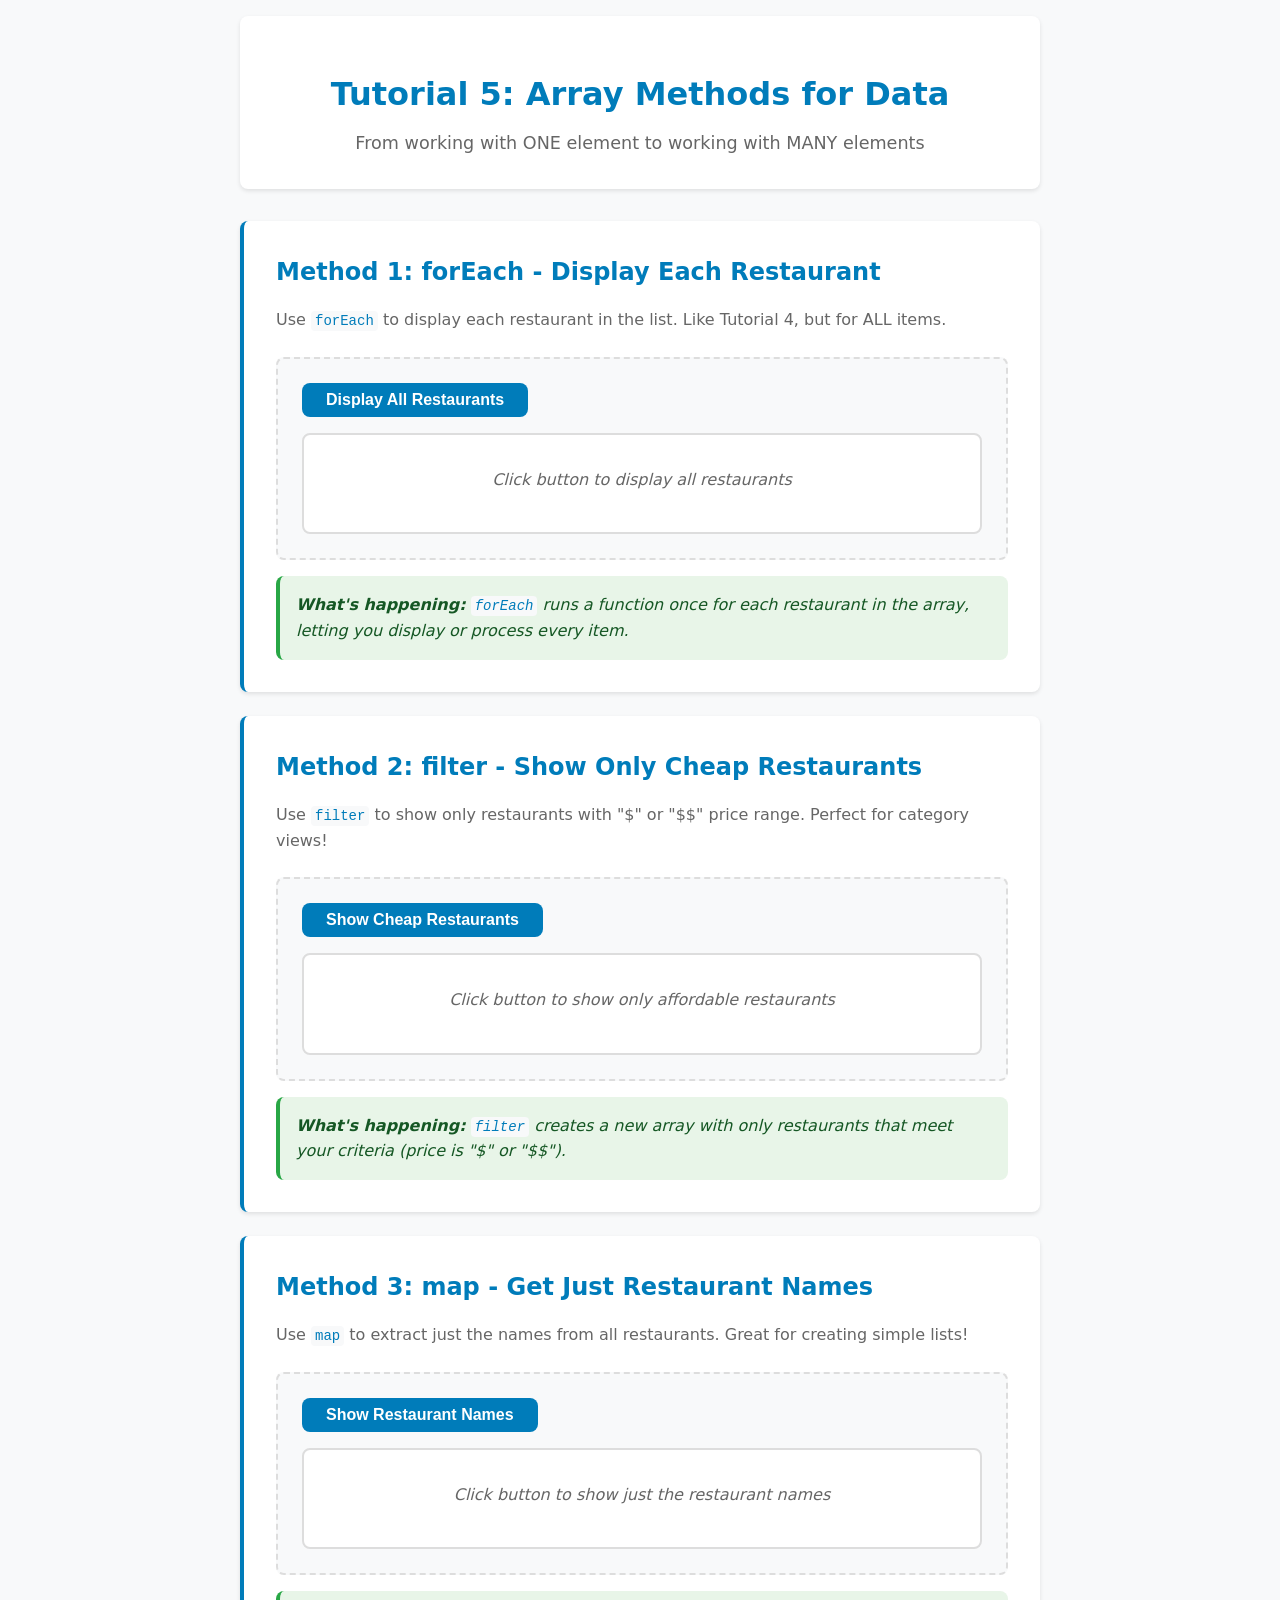
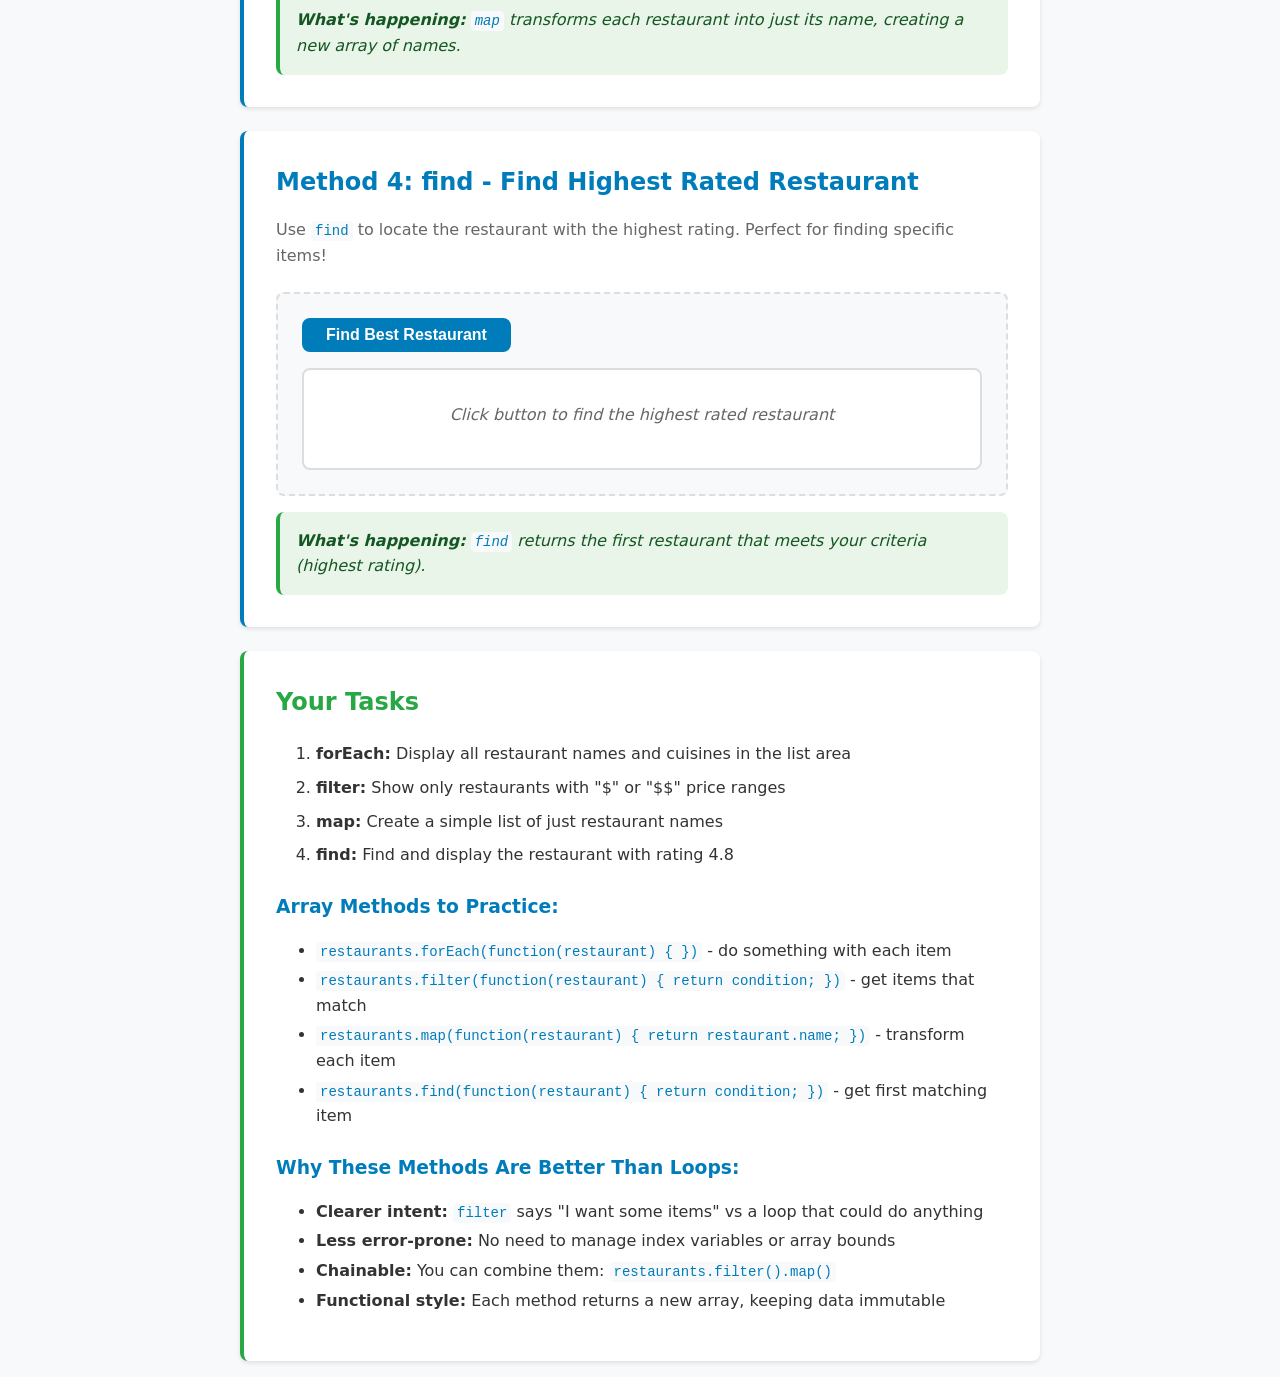
<file: index.html>
<!DOCTYPE html>
<html lang="en">
<head>
    <meta charset="UTF-8">
    <meta name="viewport" content="width=device-width, initial-scale=1.0">
    <title>Tutorial 5: Array Methods for Data</title>
    <link rel="stylesheet" href="style.css">
</head>
<body>
    <div class="container">
        <header>
            <h1>Tutorial 5: Array Methods for Data</h1>
            <p>From working with ONE element to working with MANY elements</p>
        </header>

        <!-- Method 1: forEach - Do something to each item -->
        <section class="method-section">
            <h2>Method 1: forEach - Display Each Restaurant</h2>
            <p>Use <code>forEach</code> to display each restaurant in the list. Like Tutorial 4, but for ALL items.</p>
            
            <div class="demo-area">
                <button id="display-button" class="method-button">Display All Restaurants</button>
                <div id="restaurant-list" class="result-area">
                    <p class="placeholder">Click button to display all restaurants</p>
                </div>
            </div>
            
            <div class="explanation">
                <p><strong>What's happening:</strong> <code>forEach</code> runs a function once for each restaurant in the array, letting you display or process every item.</p>
            </div>
        </section>

        <!-- Method 2: filter - Show only items that match criteria -->
        <section class="method-section">
            <h2>Method 2: filter - Show Only Cheap Restaurants</h2>
            <p>Use <code>filter</code> to show only restaurants with "$" or "$$" price range. Perfect for category views!</p>
            
            <div class="demo-area">
                <button id="filter-button" class="method-button">Show Cheap Restaurants</button>
                <div id="filtered-list" class="result-area">
                    <p class="placeholder">Click button to show only affordable restaurants</p>
                </div>
            </div>
            
            <div class="explanation">
                <p><strong>What's happening:</strong> <code>filter</code> creates a new array with only restaurants that meet your criteria (price is "$" or "$$").</p>
            </div>
        </section>

        <!-- Method 3: map - Transform data to get specific information -->
        <section class="method-section">
            <h2>Method 3: map - Get Just Restaurant Names</h2>
            <p>Use <code>map</code> to extract just the names from all restaurants. Great for creating simple lists!</p>
            
            <div class="demo-area">
                <button id="map-button" class="method-button">Show Restaurant Names</button>
                <div id="mapped-list" class="result-area">
                    <p class="placeholder">Click button to show just the restaurant names</p>
                </div>
            </div>
            
            <div class="explanation">
                <p><strong>What's happening:</strong> <code>map</code> transforms each restaurant into just its name, creating a new array of names.</p>
            </div>
        </section>

        <!-- Method 4: find - Get one specific item -->
        <section class="method-section">
            <h2>Method 4: find - Find Highest Rated Restaurant</h2>
            <p>Use <code>find</code> to locate the restaurant with the highest rating. Perfect for finding specific items!</p>
            
            <div class="demo-area">
                <button id="find-button" class="method-button">Find Best Restaurant</button>
                <div id="found-item" class="result-area">
                    <p class="placeholder">Click button to find the highest rated restaurant</p>
                </div>
            </div>
            
            <div class="explanation">
                <p><strong>What's happening:</strong> <code>find</code> returns the first restaurant that meets your criteria (highest rating).</p>
            </div>
        </section>

        <!-- Tutorial Instructions -->
        <section class="tutorial-instructions">
            <h2>Your Tasks</h2>
            <ol>
                <li><strong>forEach:</strong> Display all restaurant names and cuisines in the list area</li>
                <li><strong>filter:</strong> Show only restaurants with "$" or "$$" price ranges</li>
                <li><strong>map:</strong> Create a simple list of just restaurant names</li>
                <li><strong>find:</strong> Find and display the restaurant with rating 4.8</li>
            </ol>
            
            <h3>Array Methods to Practice:</h3>
            <ul>
                <li><code>restaurants.forEach(function(restaurant) { })</code> - do something with each item</li>
                <li><code>restaurants.filter(function(restaurant) { return condition; })</code> - get items that match</li>
                <li><code>restaurants.map(function(restaurant) { return restaurant.name; })</code> - transform each item</li>
                <li><code>restaurants.find(function(restaurant) { return condition; })</code> - get first matching item</li>
            </ul>
            
            <h3>Why These Methods Are Better Than Loops:</h3>
            <ul>
                <li><strong>Clearer intent:</strong> <code>filter</code> says "I want some items" vs a loop that could do anything</li>
                <li><strong>Less error-prone:</strong> No need to manage index variables or array bounds</li>
                <li><strong>Chainable:</strong> You can combine them: <code>restaurants.filter().map()</code></li>
                <li><strong>Functional style:</strong> Each method returns a new array, keeping data immutable</li>
            </ul>
        </section>
    </div>

    <script src="script.js" defer></script>
</body>
</html>
</file>
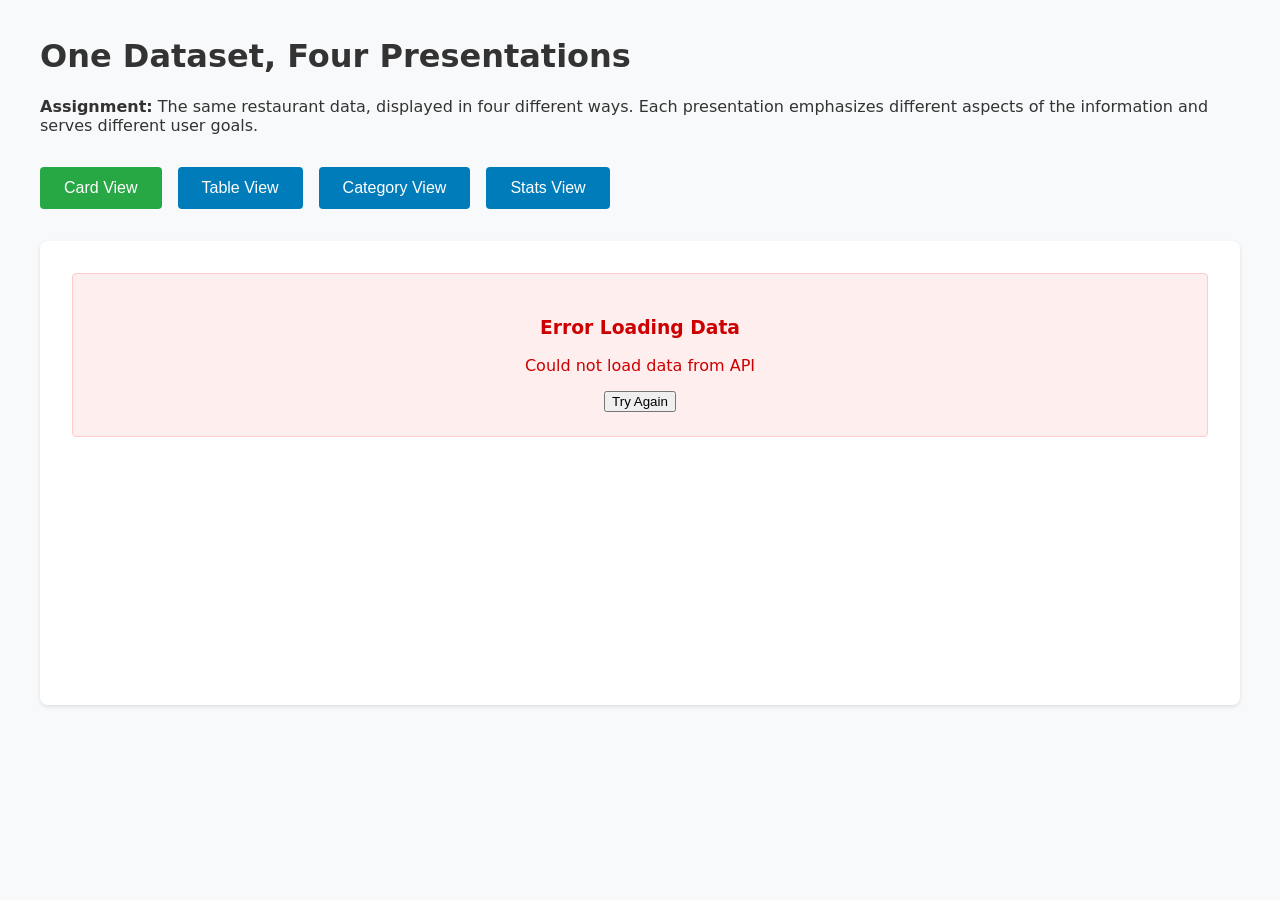
<file: asst_2/index.html>
<!DOCTYPE html>
<html lang="en">
<head>
    <meta charset="UTF-8">
    <meta name="viewport" content="width=device-width, initial-scale=1.0">
    <title>Restaurant Views - Framework Approach</title>
    <link rel="stylesheet" href="style.css">
</head>
<body>
  <body>
    <div class="container">
        <header>
            <h1>One Dataset, Four Presentations</h1>
            <p><strong>Assignment:</strong> The same restaurant data, displayed in four different ways. Each presentation emphasizes different aspects of the information and serves different user goals.</p>
        </header>

        <nav class="view-selector">
            <button class="view-button active" id="btn-cards" data-view="cards">Card View</button>
            <button class="view-button" id="btn-table" data-view="table">Table View</button>
            <button class="view-button" id="btn-categories" data-view="categories">Category View</button>
            <button class="view-button" id="btn-stats" data-view="stats">Stats View</button>
        </nav>

        <main class="display-container">
            <div id="data-display">
                <div class="loading">Loading restaurant data...</div>
            </div>
        </main>
    </div>
    <script type="module" src="./script.js" defer></script>
</body>
</html>
</file>
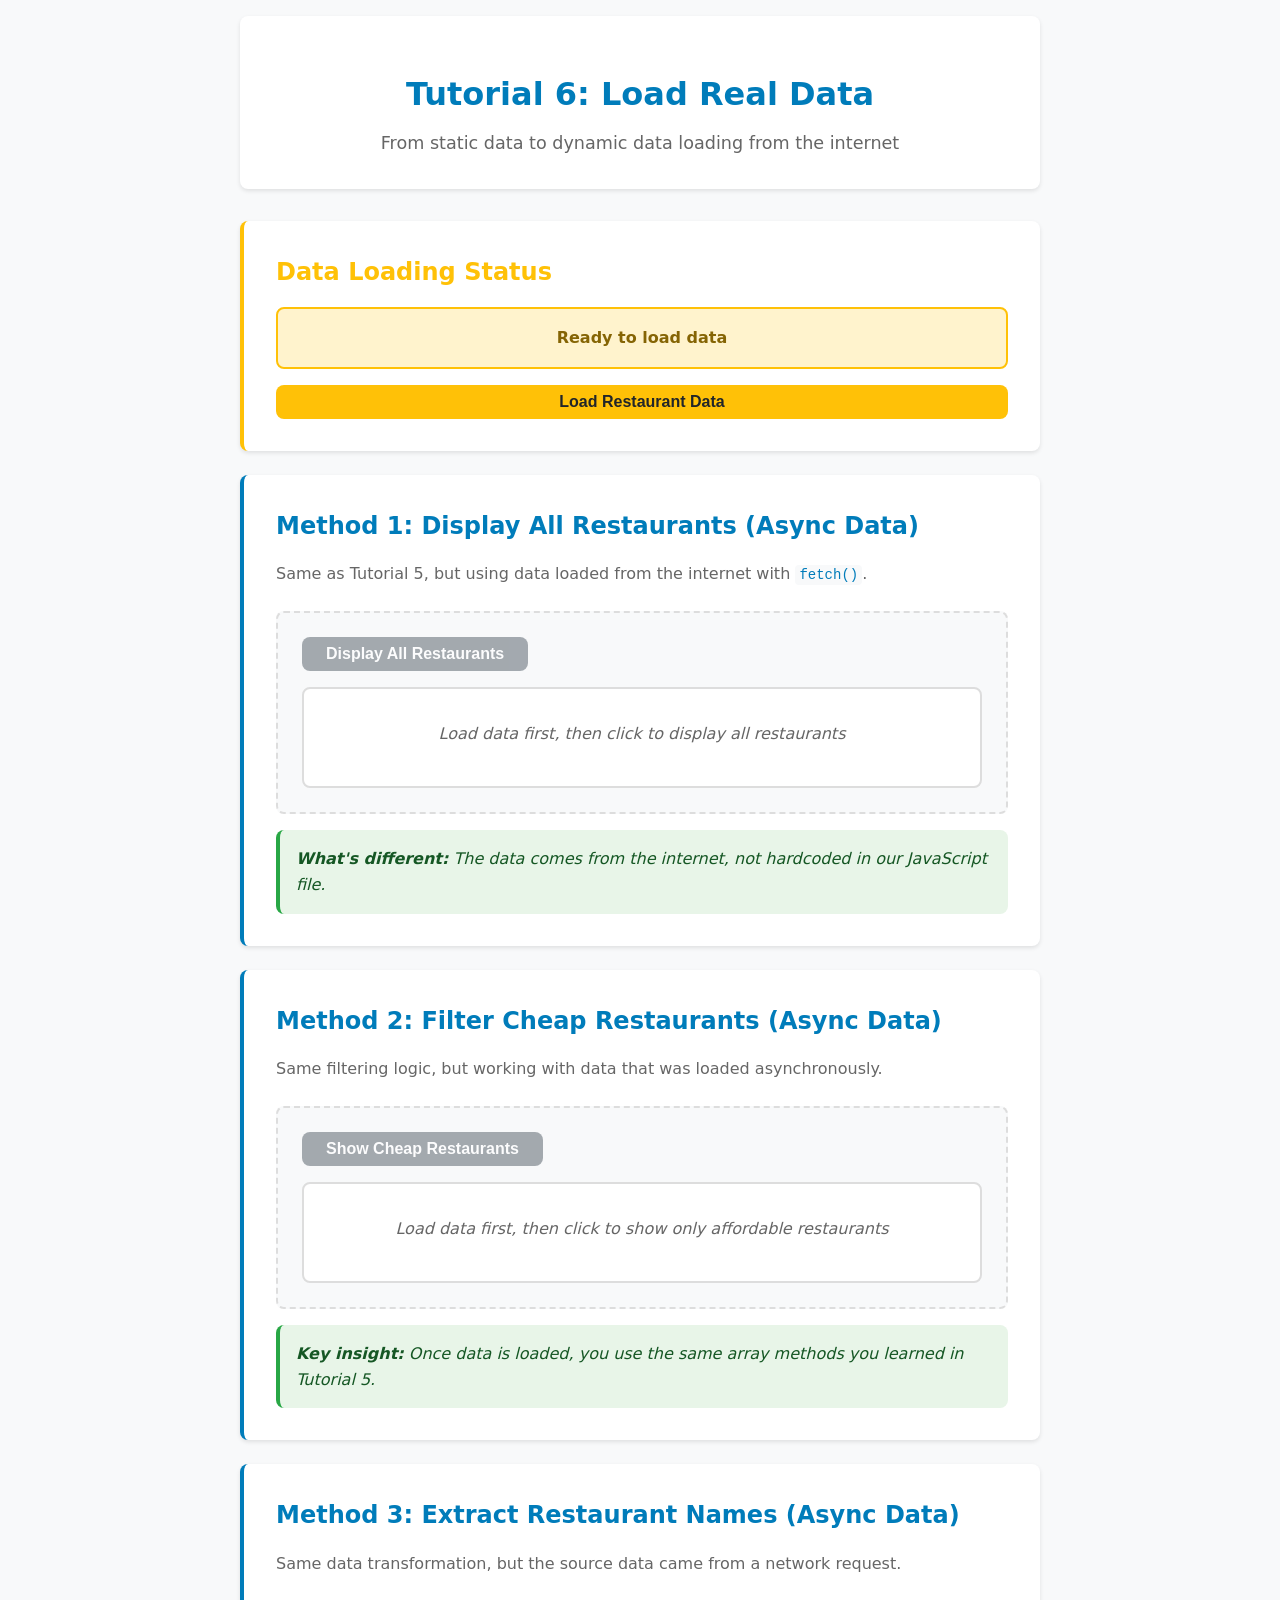
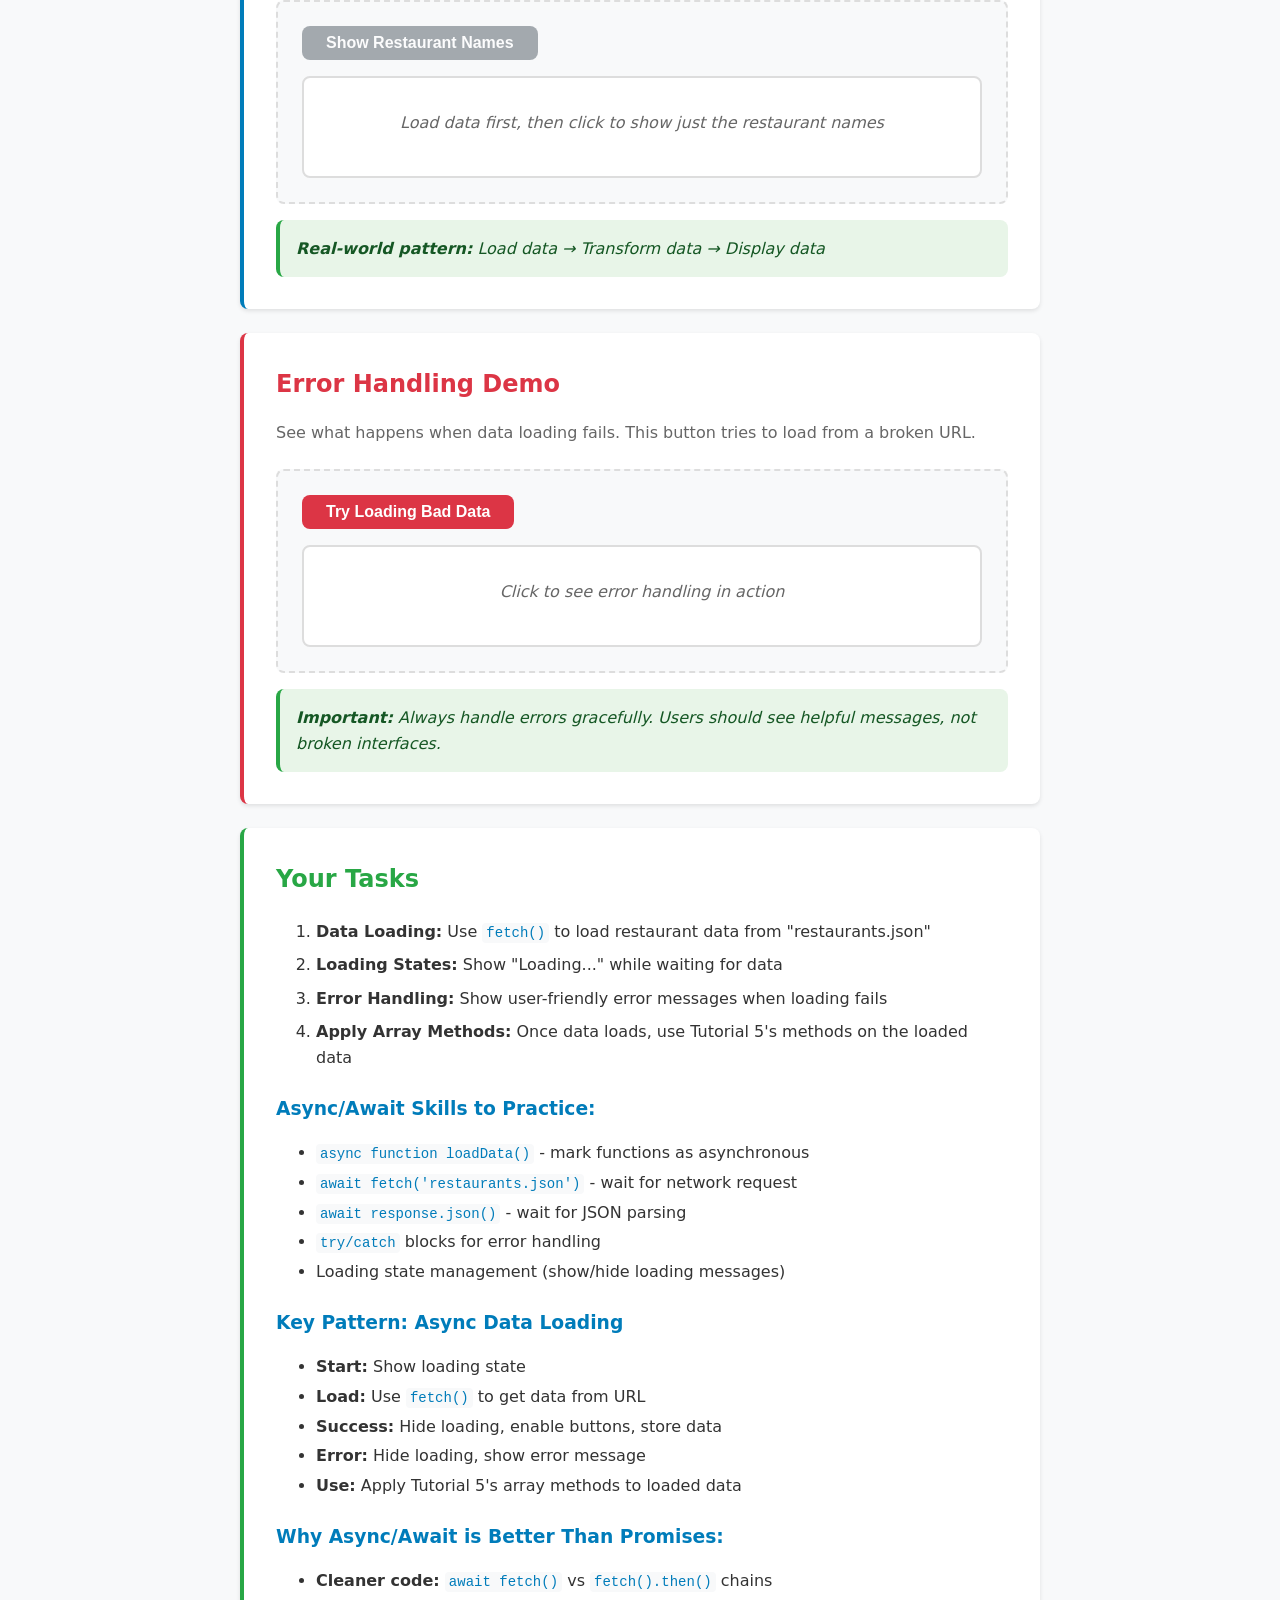
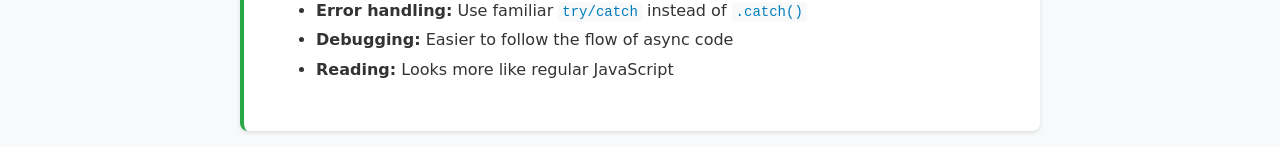
<file: W6/index.html>
<!DOCTYPE html>
<html lang="en">
<head>
    <meta charset="UTF-8">
    <meta name="viewport" content="width=device-width, initial-scale=1.0">
    <title>Tutorial 6: Load Real Data</title>
    <link rel="stylesheet" href="style.css">
</head>
<body>
    <div class="container">
        <header>
            <h1>Tutorial 6: Load Real Data</h1>
            <p>From static data to dynamic data loading from the internet</p>
        </header>

        <!-- Loading Status Section -->
        <section class="status-section">
            <h2>Data Loading Status</h2>
            <div id="loading-status" class="status-display">
                <p class="status-message">Ready to load data</p>
            </div>
            <button id="load-data-button" class="load-button">Load Restaurant Data</button>
        </section>

        <!-- Same functionality as Tutorial 5, but with async data -->
        
        <!-- Method 1: forEach with loaded data -->
        <section class="method-section">
            <h2>Method 1: Display All Restaurants (Async Data)</h2>
            <p>Same as Tutorial 5, but using data loaded from the internet with <code>fetch()</code>.</p>
            
            <div class="demo-area">
                <button id="display-button" class="method-button" disabled>Display All Restaurants</button>
                <div id="restaurant-list" class="result-area">
                    <p class="placeholder">Load data first, then click to display all restaurants</p>
                </div>
            </div>
            
            <div class="explanation">
                <p><strong>What's different:</strong> The data comes from the internet, not hardcoded in our JavaScript file.</p>
            </div>
        </section>

        <!-- Method 2: filter with loaded data -->
        <section class="method-section">
            <h2>Method 2: Filter Cheap Restaurants (Async Data)</h2>
            <p>Same filtering logic, but working with data that was loaded asynchronously.</p>
            
            <div class="demo-area">
                <button id="filter-button" class="method-button" disabled>Show Cheap Restaurants</button>
                <div id="filtered-list" class="result-area">
                    <p class="placeholder">Load data first, then click to show only affordable restaurants</p>
                </div>
            </div>
            
            <div class="explanation">
                <p><strong>Key insight:</strong> Once data is loaded, you use the same array methods you learned in Tutorial 5.</p>
            </div>
        </section>

        <!-- Method 3: map with loaded data -->
        <section class="method-section">
            <h2>Method 3: Extract Restaurant Names (Async Data)</h2>
            <p>Same data transformation, but the source data came from a network request.</p>
            
            <div class="demo-area">
                <button id="map-button" class="method-button" disabled>Show Restaurant Names</button>
                <div id="mapped-list" class="result-area">
                    <p class="placeholder">Load data first, then click to show just the restaurant names</p>
                </div>
            </div>
            
            <div class="explanation">
                <p><strong>Real-world pattern:</strong> Load data → Transform data → Display data</p>
            </div>
        </section>

        <!-- Error Handling Demo -->
        <section class="method-section error-demo">
            <h2>Error Handling Demo</h2>
            <p>See what happens when data loading fails. This button tries to load from a broken URL.</p>
            
            <div class="demo-area">
                <button id="error-button" class="error-button">Try Loading Bad Data</button>
                <div id="error-display" class="result-area">
                    <p class="placeholder">Click to see error handling in action</p>
                </div>
            </div>
            
            <div class="explanation">
                <p><strong>Important:</strong> Always handle errors gracefully. Users should see helpful messages, not broken interfaces.</p>
            </div>
        </section>

        <!-- Tutorial Instructions -->
        <section class="tutorial-instructions">
            <h2>Your Tasks</h2>
            <ol>
                <li><strong>Data Loading:</strong> Use <code>fetch()</code> to load restaurant data from "restaurants.json"</li>
                <li><strong>Loading States:</strong> Show "Loading..." while waiting for data</li>
                <li><strong>Error Handling:</strong> Show user-friendly error messages when loading fails</li>
                <li><strong>Apply Array Methods:</strong> Once data loads, use Tutorial 5's methods on the loaded data</li>
            </ol>
            
            <h3>Async/Await Skills to Practice:</h3>
            <ul>
                <li><code>async function loadData()</code> - mark functions as asynchronous</li>
                <li><code>await fetch('restaurants.json')</code> - wait for network request</li>
                <li><code>await response.json()</code> - wait for JSON parsing</li>
                <li><code>try/catch</code> blocks for error handling</li>
                <li>Loading state management (show/hide loading messages)</li>
            </ul>
            
            <h3>Key Pattern: Async Data Loading</h3>
            <ul>
                <li><strong>Start:</strong> Show loading state</li>
                <li><strong>Load:</strong> Use <code>fetch()</code> to get data from URL</li>
                <li><strong>Success:</strong> Hide loading, enable buttons, store data</li>
                <li><strong>Error:</strong> Hide loading, show error message</li>
                <li><strong>Use:</strong> Apply Tutorial 5's array methods to loaded data</li>
            </ul>
            
            <h3>Why Async/Await is Better Than Promises:</h3>
            <ul>
                <li><strong>Cleaner code:</strong> <code>await fetch()</code> vs <code>fetch().then()</code> chains</li>
                <li><strong>Error handling:</strong> Use familiar <code>try/catch</code> instead of <code>.catch()</code></li>
                <li><strong>Debugging:</strong> Easier to follow the flow of async code</li>
                <li><strong>Reading:</strong> Looks more like regular JavaScript</li>
            </ul>
        </section>
    </div>

    <script src="script.js"></script>
</body>
</html>
</file>
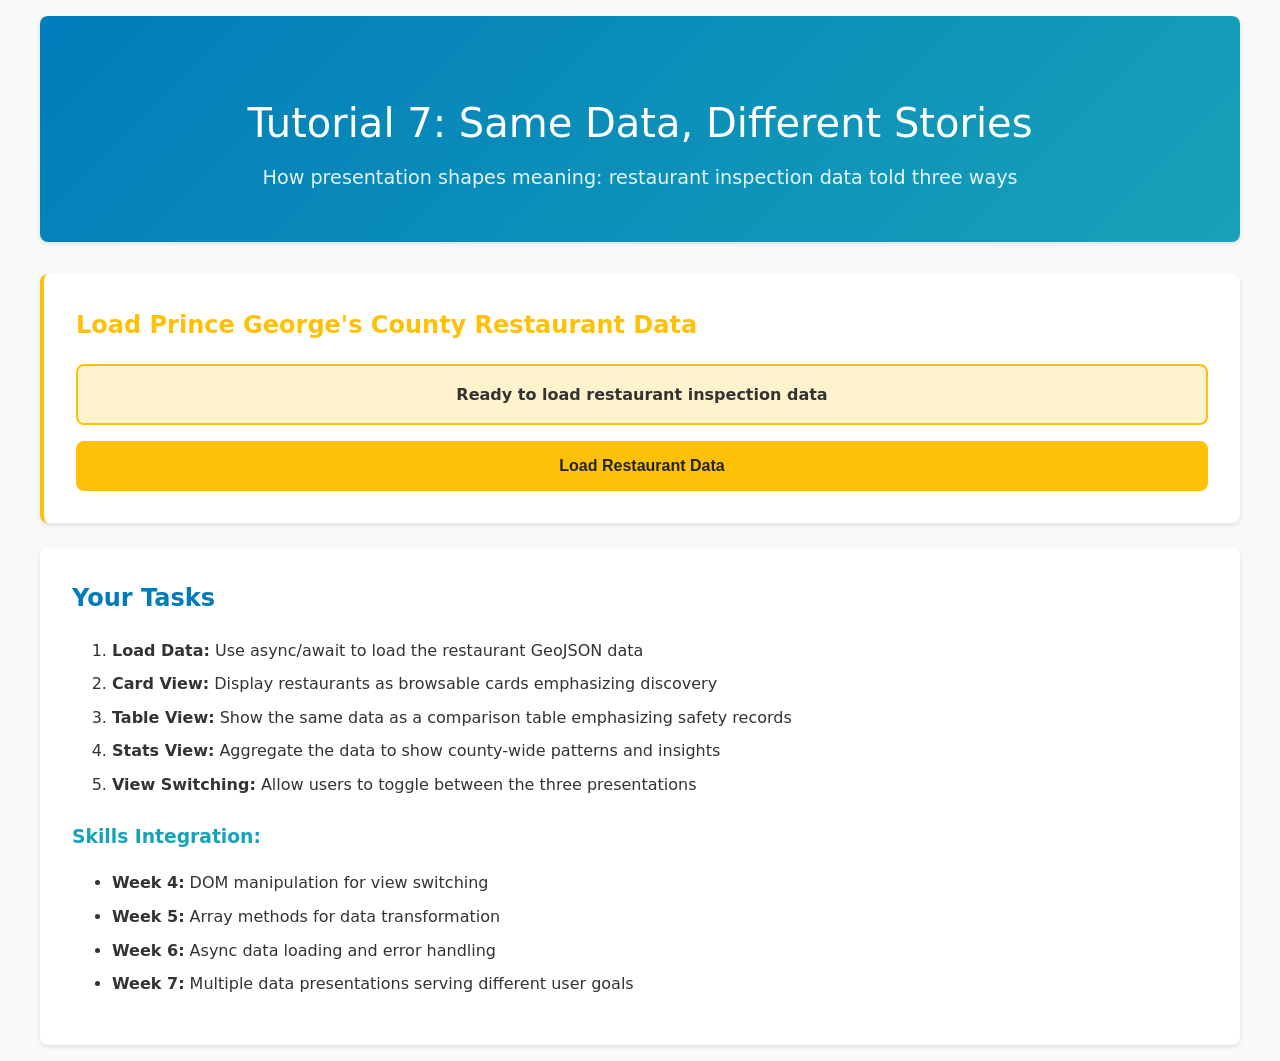
<file: W7/index.html>
<!DOCTYPE html>
<html lang="en">
<head>
    <meta charset="UTF-8">
    <meta name="viewport" content="width=device-width, initial-scale=1.0">
    <title>Tutorial 7: Same Data, Different Stories</title>
    <link rel="stylesheet" href="style.css">
</head>
<body>
    <div class="container">
        <header>
            <h1>Tutorial 7: Same Data, Different Stories</h1>
            <p>How presentation shapes meaning: restaurant inspection data told three ways</p>
        </header>

        <!-- Data Loading Section -->
        <section class="loading-section">
            <h2>Load Prince George's County Restaurant Data</h2>
            <div id="loading-status" class="status-display">
                <p class="status-message">Ready to load restaurant inspection data</p>
            </div>
            <button id="load-data-button" class="load-button">Load Restaurant Data</button>
            <div id="data-summary" class="data-summary hidden">
                <p><span id="record-count">0</span> restaurants loaded • <span id="compliance-rate">0%</span> compliant • <span id="city-count">0</span> cities</p>
            </div>
        </section>

        <!-- View Selection -->
        <section class="view-controls hidden" id="view-controls">
            <h2>Choose Your Story</h2>
            <p>Same data, three different perspectives. Notice how each view emphasizes different insights.</p>
            
            <div class="view-buttons">
                <button id="card-view-btn" class="view-button active">
                    <span class="view-icon">🗂️</span>
                    <div class="view-info">
                        <strong>Card View</strong>
                        <small>Browse and discover restaurants</small>
                    </div>
                </button>
                <button id="table-view-btn" class="view-button">
                    <span class="view-icon">📊</span>
                    <div class="view-info">
                        <strong>Table View</strong>
                        <small>Compare inspection records</small>
                    </div>
                </button>
                <button id="stats-view-btn" class="view-button">
                    <span class="view-icon">📈</span>
                    <div class="view-info">
                        <strong>Stats View</strong>
                        <small>Analyze compliance patterns</small>
                    </div>
                </button>
            </div>
        </section>

        <!-- Data Display Area -->
        <main class="display-container hidden" id="display-container">
            
            <!-- Card View -->
            <div id="card-view" class="view-panel active">
                <div class="view-header">
                    <h3>Restaurant Discovery</h3>
                    <p>Browse restaurants like a consumer looking for dining options</p>
                </div>
                <div id="card-grid" class="card-grid">
                    <!-- Cards will be generated here -->
                </div>
            </div>

            <!-- Table View -->
            <div id="table-view" class="view-panel">
                <div class="view-header">
                    <h3>Inspection Comparison</h3>
                    <p>Compare safety records like a health inspector or concerned parent</p>
                </div>
                <div class="table-container">
                    <table id="inspection-table" class="inspection-table">
                        <thead>
                            <tr>
                                <th>Restaurant</th>
                                <th>City</th>
                                <th>Inspection Date</th>
                                <th>Results</th>
                                <th>Hand Washing</th>
                                <th>Food Temperature</th>
                            </tr>
                        </thead>
                        <tbody>
                            <!-- Table rows will be generated here -->
                        </tbody>
                    </table>
                </div>
            </div>

            <!-- Stats View -->
            <div id="stats-view" class="view-panel">
                <div class="view-header">
                    <h3>County-wide Analysis</h3>
                    <p>Analyze patterns like a public health official or policy researcher</p>
                </div>
                <div id="stats-grid" class="stats-grid">
                    <!-- Stats cards will be generated here -->
                </div>
                <div id="city-breakdown" class="city-breakdown">
                    <h4>Compliance by City</h4>
                    <div id="city-stats" class="city-stats">
                        <!-- City statistics will be generated here -->
                    </div>
                </div>
            </div>

        </main>

        <!-- Information Architecture Insights -->
        <section class="tutorial-insights hidden" id="tutorial-insights">
            <h2>Information Architecture Insights</h2>
            <div class="insights-grid">
                <div class="insight-card">
                    <h4>Card View Story</h4>
                    <p><strong>User Goal:</strong> "Where should I eat tonight?"</p>
                    <p><strong>Emphasizes:</strong> Restaurant names, locations, recent activity</p>
                    <p><strong>De-emphasizes:</strong> Detailed compliance data, comparisons</p>
                </div>
                <div class="insight-card">
                    <h4>Table View Story</h4>
                    <p><strong>User Goal:</strong> "Which restaurants have the best safety records?"</p>
                    <p><strong>Emphasizes:</strong> Comparable data points, inspection details</p>
                    <p><strong>De-emphasizes:</strong> Individual restaurant discovery</p>
                </div>
                <div class="insight-card">
                    <h4>Stats View Story</h4>
                    <p><strong>User Goal:</strong> "What are the overall safety trends?"</p>
                    <p><strong>Emphasizes:</strong> Patterns, aggregates, geographic distribution</p>
                    <p><strong>De-emphasizes:</strong> Individual restaurant details</p>
                </div>
            </div>
            <div class="key-takeaway">
                <h4>Key Takeaway</h4>
                <p>The same dataset can serve completely different user needs. <strong>Information architecture is about choosing what to emphasize and what to hide.</strong> Every interface design decision shapes how users understand and interact with information.</p>
            </div>
        </section>

        <!-- Tutorial Instructions -->
        <section class="tutorial-instructions">
            <h2>Your Tasks</h2>
            <ol>
                <li><strong>Load Data:</strong> Use async/await to load the restaurant GeoJSON data</li>
                <li><strong>Card View:</strong> Display restaurants as browsable cards emphasizing discovery</li>
                <li><strong>Table View:</strong> Show the same data as a comparison table emphasizing safety records</li>
                <li><strong>Stats View:</strong> Aggregate the data to show county-wide patterns and insights</li>
                <li><strong>View Switching:</strong> Allow users to toggle between the three presentations</li>
            </ol>
            
            <h3>Skills Integration:</h3>
            <ul>
                <li><strong>Week 4:</strong> DOM manipulation for view switching</li>
                <li><strong>Week 5:</strong> Array methods for data transformation</li>
                <li><strong>Week 6:</strong> Async data loading and error handling</li>
                <li><strong>Week 7:</strong> Multiple data presentations serving different user goals</li>
            </ul>
        </section>
    </div>

    <script src="script.js"></script>
</body>
</html>
</file>
<file: style.css>
/* =====================================================
   TUTORIAL 5: ARRAY METHODS FOR DATA
   Consistent styling with previous tutorials
   ===================================================== */

/* ROOT VARIABLES */
:root {
    --primary-color: #007cba;
    --secondary-color: #28a745;
    --background-color: #f8f9fa;
    --card-background: #ffffff;
    --text-color: #333;
    --border-color: #ddd;
    --shadow: 0 0.125rem 0.25rem rgba(0, 0, 0, 0.1);
    --border-radius: 0.5rem;
    --spacing-sm: 0.5rem;
    --spacing-md: 1rem;
    --spacing-lg: 1.5rem;
    --spacing-xl: 2rem;
}

/* BASE STYLES */
* {
    box-sizing: border-box;
}

body {
    font-family: system-ui, -apple-system, sans-serif;
    margin: 0;
    padding: var(--spacing-md);
    background: var(--background-color);
    color: var(--text-color);
    line-height: 1.6;
}

.container {
    max-width: 50rem;
    margin: 0 auto;
}

/* HEADER */
header {
    text-align: center;
    margin-bottom: var(--spacing-xl);
    padding: var(--spacing-xl);
    background: var(--card-background);
    border-radius: var(--border-radius);
    box-shadow: var(--shadow);
}

header h1 {
    color: var(--primary-color);
    margin-bottom: var(--spacing-sm);
}

header p {
    color: #666;
    font-size: 1.1rem;
    margin: 0;
}

/* METHOD SECTIONS */
.method-section {
    background: var(--card-background);
    margin-bottom: var(--spacing-lg);
    padding: var(--spacing-xl);
    border-radius: var(--border-radius);
    box-shadow: var(--shadow);
    border-left: 0.25rem solid var(--primary-color);
}

.method-section h2 {
    color: var(--primary-color);
    margin-top: 0;
    margin-bottom: var(--spacing-sm);
}

.method-section p {
    margin-bottom: var(--spacing-lg);
    color: #666;
}

.method-section code {
    background: #f8f9fa;
    padding: 0.125rem 0.25rem;
    border-radius: 0.25rem;
    font-family: 'Courier New', monospace;
    font-size: 0.875rem;
    color: var(--primary-color);
}

/* DEMO AREAS */
.demo-area {
    background: #f8f9fa;
    padding: var(--spacing-lg);
    border-radius: var(--border-radius);
    border: 2px dashed var(--border-color);
    margin-bottom: var(--spacing-md);
}

/* BUTTONS */
.method-button {
    background: var(--primary-color);
    color: white;
    border: none;
    padding: var(--spacing-sm) var(--spacing-lg);
    border-radius: var(--border-radius);
    cursor: pointer;
    font-size: 1rem;
    font-weight: bold;
    transition: all 0.2s ease;
    display: block;
    margin-bottom: var(--spacing-md);
}

.method-button:hover {
    background: #005a87;
    transform: translateY(-1px);
}

.method-button:focus {
    outline: 2px solid var(--secondary-color);
    outline-offset: 2px;
}

/* RESULT AREAS */
.result-area {
    background: white;
    border: 2px solid var(--border-color);
    border-radius: var(--border-radius);
    padding: var(--spacing-md);
    min-height: 6rem;
    max-height: 20rem;
    overflow-y: auto;
}

.placeholder {
    color: #666;
    font-style: italic;
    text-align: center;
    margin: var(--spacing-md) 0;
}

/* RESULT CONTENT STYLING */
.restaurant-item {
    padding: var(--spacing-sm);
    border-bottom: 1px solid #eee;
    margin-bottom: var(--spacing-sm);
}

.restaurant-item:last-child {
    border-bottom: none;
    margin-bottom: 0;
}

.restaurant-name {
    font-weight: bold;
    color: var(--primary-color);
}

.restaurant-cuisine {
    color: #666;
    font-size: 0.9rem;
}

.restaurant-rating {
    color: var(--secondary-color);
    font-weight: bold;
}

.restaurant-price {
    background: #fff3cd;
    padding: 0.125rem 0.25rem;
    border-radius: 0.25rem;
    font-size: 0.8rem;
    color: #856404;
    display: inline-block;
}

/* LIST STYLES FOR MAP RESULTS */
.name-list {
    list-style: none;
    padding: 0;
    margin: 0;
}

.name-list li {
    padding: var(--spacing-sm);
    border-bottom: 1px solid #eee;
    transition: background-color 0.2s;
}

.name-list li:hover {
    background: #f8f9fa;
}

.name-list li:last-child {
    border-bottom: none;
}

/* FOUND ITEM SPECIAL STYLING */
.found-restaurant {
    background: linear-gradient(135deg, var(--secondary-color), #20c997);
    color: white;
    padding: var(--spacing-md);
    border-radius: var(--border-radius);
    text-align: center;
}

.found-restaurant .restaurant-name {
    color: white;
    font-size: 1.2rem;
    margin-bottom: var(--spacing-sm);
}

/* EXPLANATIONS */
.explanation {
    background: #e8f5e8;
    padding: var(--spacing-md);
    border-radius: var(--border-radius);
    border-left: 0.25rem solid var(--secondary-color);
}

.explanation p {
    margin: 0;
    font-style: italic;
    color: #155724;
}

/* TUTORIAL INSTRUCTIONS */
.tutorial-instructions {
    background: white;
    padding: var(--spacing-xl);
    border-radius: var(--border-radius);
    box-shadow: var(--shadow);
    border-left: 0.25rem solid var(--secondary-color);
}

.tutorial-instructions h2 {
    color: var(--secondary-color);
    margin-top: 0;
}

.tutorial-instructions h3 {
    color: var(--primary-color);
    margin-top: var(--spacing-lg);
    margin-bottom: var(--spacing-sm);
}

.tutorial-instructions code {
    background: #f8f9fa;
    padding: 0.125rem 0.25rem;
    border-radius: 0.25rem;
    font-family: 'Courier New', monospace;
    font-size: 0.875rem;
    color: var(--primary-color);
}

.tutorial-instructions ol li {
    margin-bottom: var(--spacing-sm);
}

.tutorial-instructions ul li {
    margin-bottom: 0.25rem;
}

/* RESPONSIVE DESIGN */
@media (max-width: 48rem) {
    .container {
        padding: var(--spacing-sm);
    }
    
    .method-section {
        padding: var(--spacing-md);
    }
    
    .demo-area {
        padding: var(--spacing-md);
    }
    
    .result-area {
        max-height: 15rem;
    }
}
</file>
<file: asst_2/style.css>
/* BASE STYLES - Students can modify and extend */
:root {
    --primary-color: #007cba;
    --secondary-color: #28a745;
    --background-color: #f8f9fa;
    --card-background: #ffffff;
    --text-color: #333;
    --border-color: #ddd;
    --shadow: 0 2px 4px rgba(0, 0, 0, 0.1);
}

body {
    font-family: system-ui, sans-serif;
    margin: 0;
    padding: 1rem;
    background: var(--background-color);
    color: var(--text-color);
}

.container {
    max-width: 1200px;
    margin: 0 auto;
}

.view-selector {
    display: flex;
    gap: 1rem;
    margin: 2rem 0;
    flex-wrap: wrap;
}

.view-button {
    background: var(--primary-color);
    color: white;
    border: none;
    padding: 0.75rem 1.5rem;
    border-radius: 4px;
    cursor: pointer;
    font-size: 1rem;
    transition: background-color 0.2s;
}

.view-button:hover {
    background: #005a87;
}

.view-button.active {
    background: var(--secondary-color);
}

.display-container {
    background: var(--card-background);
    border-radius: 8px;
    padding: 2rem;
    min-height: 400px;
    box-shadow: var(--shadow);
}

.loading {
    text-align: center;
    color: #666;
    font-style: italic;
    padding: 2rem;
}

.error {
    background: #fee;
    border: 1px solid #fcc;
    color: #c00;
    padding: 1.5rem;
    border-radius: 4px;
    text-align: center;
}

/* UTILITY CLASSES FOR STUDENTS */
.view-title {
    margin: 0 0 1rem 0;
    color: var(--text-color);
    border-bottom: 2px solid #eee;
    padding-bottom: 0.5rem;
}

.view-description {
    color: #666;
    margin-bottom: 2rem;
    font-style: italic;
}

/* CARD GRID LAYOUT */
.card-grid {
    display: grid;
    grid-template-columns: repeat(auto-fill, minmax(280px, 1fr));
    gap: 1.5rem;
}

.restaurant-card {
    border: 1px solid var(--border-color);
    border-radius: 8px;
    padding: 1.5rem;
    background: var(--card-background);
    transition: transform 0.2s, box-shadow 0.2s;
}

.restaurant-card:hover {
    transform: translateY(-2px);
    box-shadow: 0 4px 12px rgba(0, 0, 0, 0.15);
}

/* TABLE LAYOUT */
.restaurant-table {
    width: 100%;
    border-collapse: collapse;
    margin-top: 1rem;
}

.restaurant-table th,
.restaurant-table td {
    padding: 0.75rem;
    text-align: left;
    border-bottom: 1px solid var(--border-color);
}

.restaurant-table th {
    background: #f8f9fa;
    font-weight: 600;
}

.restaurant-table tr:hover {
    background: #f8f9fa;
}

/* CATEGORY GROUPS */
.category-section {
    margin-bottom: 2rem;
}

.category-header {
    background: var(--primary-color);
    color: white;
    padding: 1rem;
    margin: 0;
    border-radius: 8px 8px 0 0;
}

.category-items {
    border: 1px solid var(--border-color);
    border-top: none;
    border-radius: 0 0 8px 8px;
    margin-bottom: 1rem;
}

.category-item {
    padding: 1rem;
    border-bottom: 1px solid #eee;
    display: flex;
    justify-content: space-between;
    align-items: center;
}

.category-item:last-child {
    border-bottom: none;
}

/* STATS LAYOUT */
.stats-grid {
    display: grid;
    grid-template-columns: repeat(auto-fit, minmax(300px, 1fr));
    gap: 1.5rem;
}

.stat-card {
    text-align: center;
    padding: 2rem;
    background: linear-gradient(135deg, var(--primary-color), #0056b3);
    color: white;
    border-radius: 8px;
}

.stat-number {
    font-size: 3rem;
    font-weight: bold;
    margin: 0.5rem 0;
}

.stat-label {
    font-size: 1.1rem;
    opacity: 0.9;
}

.todo-implementation {
    background: #fff3cd;
    border: 2px dashed #ffc107;
    border-radius: 8px;
    padding: 2rem;
    text-align: center;
    color: #856404;
}

.asst-box {
    margin-top: 2rem;
    padding: 1rem;
    background: white;
    border-radius: 8px;
}
</file>
<file: W6/style.css>
/* =====================================================
   TUTORIAL 6: LOAD REAL DATA
   Consistent styling with previous tutorials + async states
   ===================================================== */

/* ROOT VARIABLES */
:root {
    --primary-color: #007cba;
    --secondary-color: #28a745;
    --warning-color: #ffc107;
    --error-color: #dc3545;
    --background-color: #f8f9fa;
    --card-background: #ffffff;
    --text-color: #333;
    --border-color: #ddd;
    --shadow: 0 0.125rem 0.25rem rgba(0, 0, 0, 0.1);
    --border-radius: 0.5rem;
    --spacing-sm: 0.5rem;
    --spacing-md: 1rem;
    --spacing-lg: 1.5rem;
    --spacing-xl: 2rem;
}

/* BASE STYLES */
* {
    box-sizing: border-box;
}

body {
    font-family: system-ui, -apple-system, sans-serif;
    margin: 0;
    padding: var(--spacing-md);
    background: var(--background-color);
    color: var(--text-color);
    line-height: 1.6;
}

.container {
    max-width: 50rem;
    margin: 0 auto;
}

/* HEADER */
header {
    text-align: center;
    margin-bottom: var(--spacing-xl);
    padding: var(--spacing-xl);
    background: var(--card-background);
    border-radius: var(--border-radius);
    box-shadow: var(--shadow);
}

header h1 {
    color: var(--primary-color);
    margin-bottom: var(--spacing-sm);
}

header p {
    color: #666;
    font-size: 1.1rem;
    margin: 0;
}

/* STATUS SECTION - New for Tutorial 6 */
.status-section {
    background: var(--card-background);
    margin-bottom: var(--spacing-lg);
    padding: var(--spacing-xl);
    border-radius: var(--border-radius);
    box-shadow: var(--shadow);
    border-left: 0.25rem solid var(--warning-color);
}

.status-section h2 {
    color: var(--warning-color);
    margin-top: 0;
    margin-bottom: var(--spacing-md);
}

.status-display {
    background: #fff3cd;
    border: 2px solid var(--warning-color);
    border-radius: var(--border-radius);
    padding: var(--spacing-md);
    margin-bottom: var(--spacing-md);
    text-align: center;
}

.status-message {
    margin: 0;
    font-weight: bold;
    color: #856404;
}

/* LOADING STATES */
.status-display.loading {
    background: #cce7ff;
    border-color: var(--primary-color);
    animation: pulse 1.5s ease-in-out infinite;
}

.status-display.loading .status-message {
    color: var(--primary-color);
}

.status-display.success {
    background: #d4edda;
    border-color: var(--secondary-color);
}

.status-display.success .status-message {
    color: #155724;
}

.status-display.error {
    background: #f8d7da;
    border-color: var(--error-color);
}

.status-display.error .status-message {
    color: #721c24;
}

/* PULSE ANIMATION FOR LOADING */
@keyframes pulse {
    0% { opacity: 1; }
    50% { opacity: 0.7; }
    100% { opacity: 1; }
}

/* LOAD BUTTON */
.load-button {
    background: var(--warning-color);
    color: #212529;
    border: none;
    padding: var(--spacing-sm) var(--spacing-lg);
    border-radius: var(--border-radius);
    cursor: pointer;
    font-size: 1rem;
    font-weight: bold;
    transition: all 0.2s ease;
    display: block;
    width: 100%;
}

.load-button:hover {
    background: #e0a800;
    transform: translateY(-1px);
}

.load-button:disabled {
    background: #6c757d;
    cursor: not-allowed;
    transform: none;
}

/* METHOD SECTIONS - Same as Tutorial 5 */
.method-section {
    background: var(--card-background);
    margin-bottom: var(--spacing-lg);
    padding: var(--spacing-xl);
    border-radius: var(--border-radius);
    box-shadow: var(--shadow);
    border-left: 0.25rem solid var(--primary-color);
}

.method-section.error-demo {
    border-left-color: var(--error-color);
}

.method-section h2 {
    color: var(--primary-color);
    margin-top: 0;
    margin-bottom: var(--spacing-sm);
}

.method-section.error-demo h2 {
    color: var(--error-color);
}

.method-section p {
    margin-bottom: var(--spacing-lg);
    color: #666;
}

.method-section code {
    background: #f8f9fa;
    padding: 0.125rem 0.25rem;
    border-radius: 0.25rem;
    font-family: 'Courier New', monospace;
    font-size: 0.875rem;
    color: var(--primary-color);
}

/* DEMO AREAS */
.demo-area {
    background: #f8f9fa;
    padding: var(--spacing-lg);
    border-radius: var(--border-radius);
    border: 2px dashed var(--border-color);
    margin-bottom: var(--spacing-md);
}

/* BUTTONS */
.method-button {
    background: var(--primary-color);
    color: white;
    border: none;
    padding: var(--spacing-sm) var(--spacing-lg);
    border-radius: var(--border-radius);
    cursor: pointer;
    font-size: 1rem;
    font-weight: bold;
    transition: all 0.2s ease;
    display: block;
    margin-bottom: var(--spacing-md);
}

.method-button:hover:not(:disabled) {
    background: #005a87;
    transform: translateY(-1px);
}

.method-button:focus {
    outline: 2px solid var(--secondary-color);
    outline-offset: 2px;
}

.method-button:disabled {
    background: #6c757d;
    cursor: not-allowed;
    transform: none;
    opacity: 0.6;
}

.error-button {
    background: var(--error-color);
    color: white;
    border: none;
    padding: var(--spacing-sm) var(--spacing-lg);
    border-radius: var(--border-radius);
    cursor: pointer;
    font-size: 1rem;
    font-weight: bold;
    transition: all 0.2s ease;
    display: block;
    margin-bottom: var(--spacing-md);
}

.error-button:hover {
    background: #c82333;
    transform: translateY(-1px);
}

/* RESULT AREAS - Same as Tutorial 5 */
.result-area {
    background: white;
    border: 2px solid var(--border-color);
    border-radius: var(--border-radius);
    padding: var(--spacing-md);
    min-height: 6rem;
    max-height: 20rem;
    overflow-y: auto;
}

.placeholder {
    color: #666;
    font-style: italic;
    text-align: center;
    margin: var(--spacing-md) 0;
}

/* RESULT CONTENT STYLING - Same as Tutorial 5 */
.restaurant-item {
    padding: var(--spacing-sm);
    border-bottom: 1px solid #eee;
    margin-bottom: var(--spacing-sm);
}

.restaurant-item:last-child {
    border-bottom: none;
    margin-bottom: 0;
}

.restaurant-name {
    font-weight: bold;
    color: var(--primary-color);
}

.restaurant-cuisine {
    color: #666;
    font-size: 0.9rem;
}

.restaurant-rating {
    color: var(--secondary-color);
    font-weight: bold;
}

.restaurant-price {
    background: #fff3cd;
    padding: 0.125rem 0.25rem;
    border-radius: 0.25rem;
    font-size: 0.8rem;
    color: #856404;
    display: inline-block;
}

/* LIST STYLES FOR MAP RESULTS */
.name-list {
    list-style: none;
    padding: 0;
    margin: 0;
}

.name-list li {
    padding: var(--spacing-sm);
    border-bottom: 1px solid #eee;
    transition: background-color 0.2s;
}

.name-list li:hover {
    background: #f8f9fa;
}

.name-list li:last-child {
    border-bottom: none;
}

/* ERROR DISPLAY STYLES */
.error-message {
    background: #f8d7da;
    color: #721c24;
    padding: var(--spacing-md);
    border-radius: var(--border-radius);
    border: 1px solid #f5c6cb;
    text-align: center;
}

/* EXPLANATIONS */
.explanation {
    background: #e8f5e8;
    padding: var(--spacing-md);
    border-radius: var(--border-radius);
    border-left: 0.25rem solid var(--secondary-color);
}

.explanation p {
    margin: 0;
    font-style: italic;
    color: #155724;
}

/* TUTORIAL INSTRUCTIONS */
.tutorial-instructions {
    background: white;
    padding: var(--spacing-xl);
    border-radius: var(--border-radius);
    box-shadow: var(--shadow);
    border-left: 0.25rem solid var(--secondary-color);
}

.tutorial-instructions h2 {
    color: var(--secondary-color);
    margin-top: 0;
}

.tutorial-instructions h3 {
    color: var(--primary-color);
    margin-top: var(--spacing-lg);
    margin-bottom: var(--spacing-sm);
}

.tutorial-instructions code {
    background: #f8f9fa;
    padding: 0.125rem 0.25rem;
    border-radius: 0.25rem;
    font-family: 'Courier New', monospace;
    font-size: 0.875rem;
    color: var(--primary-color);
}

.tutorial-instructions ol li {
    margin-bottom: var(--spacing-sm);
}

.tutorial-instructions ul li {
    margin-bottom: 0.25rem;
}

/* RESPONSIVE DESIGN */
@media (max-width: 48rem) {
    .container {
        padding: var(--spacing-sm);
    }
    
    .method-section,
    .status-section {
        padding: var(--spacing-md);
    }
    
    .demo-area {
        padding: var(--spacing-md);
    }
    
    .result-area {
        max-height: 15rem;
    }
}
</file>
<file: W7/style.css>
/* =====================================================
   TUTORIAL 7: SAME DATA, DIFFERENT STORIES
   Information architecture through multiple data presentations
   ===================================================== */

/* ROOT VARIABLES */
:root {
    --primary-color: #007cba;
    --secondary-color: #28a745;
    --warning-color: #ffc107;
    --error-color: #dc3545;
    --info-color: #17a2b8;
    --background-color: #f8f9fa;
    --card-background: #ffffff;
    --text-color: #333;
    --text-muted: #666;
    --border-color: #ddd;
    --shadow: 0 0.125rem 0.25rem rgba(0, 0, 0, 0.1);
    --shadow-hover: 0 0.25rem 0.75rem rgba(0, 0, 0, 0.15);
    --border-radius: 0.5rem;
    --spacing-sm: 0.5rem;
    --spacing-md: 1rem;
    --spacing-lg: 1.5rem;
    --spacing-xl: 2rem;
    --spacing-xxl: 3rem;
}

/* BASE STYLES */
* {
    box-sizing: border-box;
}

body {
    font-family: system-ui, -apple-system, sans-serif;
    margin: 0;
    padding: var(--spacing-md);
    background: var(--background-color);
    color: var(--text-color);
    line-height: 1.6;
}

.container {
    max-width: 75rem;
    margin: 0 auto;
}

/* HEADER */
header {
    text-align: center;
    margin-bottom: var(--spacing-xl);
    padding: var(--spacing-xxl) var(--spacing-xl);
    background: linear-gradient(135deg, var(--primary-color), var(--info-color));
    color: white;
    border-radius: var(--border-radius);
    box-shadow: var(--shadow);
}

header h1 {
    margin-bottom: var(--spacing-sm);
    font-size: 2.5rem;
    font-weight: 300;
}

header p {
    font-size: 1.2rem;
    margin: 0;
    opacity: 0.9;
}

/* LOADING SECTION */
.loading-section {
    background: var(--card-background);
    padding: var(--spacing-xl);
    border-radius: var(--border-radius);
    box-shadow: var(--shadow);
    margin-bottom: var(--spacing-lg);
    border-left: 0.25rem solid var(--warning-color);
}

.loading-section h2 {
    color: var(--warning-color);
    margin-top: 0;
}

.status-display {
    background: #fff3cd;
    border: 2px solid var(--warning-color);
    border-radius: var(--border-radius);
    padding: var(--spacing-md);
    margin-bottom: var(--spacing-md);
    text-align: center;
}

.status-display.loading {
    background: #cce7ff;
    border-color: var(--primary-color);
    animation: pulse 1.5s ease-in-out infinite;
}

.status-display.success {
    background: #d4edda;
    border-color: var(--secondary-color);
}

.status-display.error {
    background: #f8d7da;
    border-color: var(--error-color);
}

.status-message {
    margin: 0;
    font-weight: bold;
}

.load-button {
    background: var(--warning-color);
    color: #212529;
    border: none;
    padding: var(--spacing-md) var(--spacing-lg);
    border-radius: var(--border-radius);
    cursor: pointer;
    font-size: 1rem;
    font-weight: bold;
    transition: all 0.2s ease;
    width: 100%;
}

.load-button:hover:not(:disabled) {
    background: #e0a800;
    transform: translateY(-1px);
}

.load-button:disabled {
    background: #6c757d;
    cursor: not-allowed;
}

.data-summary {
    background: #e8f5e8;
    padding: var(--spacing-md);
    border-radius: var(--border-radius);
    text-align: center;
    font-weight: bold;
    color: #155724;
    margin-top: var(--spacing-md);
}

/* VIEW CONTROLS */
.view-controls {
    background: var(--card-background);
    padding: var(--spacing-xl);
    border-radius: var(--border-radius);
    box-shadow: var(--shadow);
    margin-bottom: var(--spacing-lg);
}

.view-controls h2 {
    color: var(--primary-color);
    margin-top: 0;
}

.view-buttons {
    display: grid;
    grid-template-columns: repeat(auto-fit, minmax(15rem, 1fr));
    gap: var(--spacing-md);
    margin-top: var(--spacing-lg);
}

.view-button {
    display: flex;
    align-items: center;
    gap: var(--spacing-md);
    padding: var(--spacing-lg);
    background: white;
    border: 2px solid var(--border-color);
    border-radius: var(--border-radius);
    cursor: pointer;
    transition: all 0.2s ease;
}

.view-button:hover {
    border-color: var(--primary-color);
    transform: translateY(-2px);
    box-shadow: var(--shadow-hover);
}

.view-button.active {
    border-color: var(--primary-color);
    background: rgba(0, 124, 186, 0.05);
}

.view-icon {
    font-size: 1.5rem;
    min-width: 2rem;
}

.view-info strong {
    display: block;
    color: var(--text-color);
    margin-bottom: 0.25rem;
}

.view-info small {
    color: var(--text-muted);
    font-size: 0.875rem;
}

/* DISPLAY CONTAINER */
.display-container {
    background: var(--card-background);
    border-radius: var(--border-radius);
    box-shadow: var(--shadow);
    margin-bottom: var(--spacing-lg);
}

.view-panel {
    display: none;
    padding: var(--spacing-xl);
}

.view-panel.active {
    display: block;
}

.view-header {
    border-bottom: 2px solid #eee;
    padding-bottom: var(--spacing-lg);
    margin-bottom: var(--spacing-lg);
}

.view-header h3 {
    margin: 0 0 var(--spacing-sm) 0;
    color: var(--primary-color);
    font-size: 1.5rem;
}

.view-header p {
    margin: 0;
    color: var(--text-muted);
    font-style: italic;
}

/* CARD VIEW */
.card-grid {
    display: grid;
    grid-template-columns: repeat(auto-fill, minmax(18rem, 1fr));
    gap: var(--spacing-lg);
}

.restaurant-card {
    border: 1px solid var(--border-color);
    border-radius: var(--border-radius);
    padding: var(--spacing-lg);
    transition: all 0.2s ease;
}

.restaurant-card:hover {
    transform: translateY(-2px);
    box-shadow: var(--shadow-hover);
}

.restaurant-card.compliant {
    border-left: 0.25rem solid var(--secondary-color);
}

.restaurant-card.non-compliant {
    border-left: 0.25rem solid var(--error-color);
}

.card-name {
    font-size: 1.1rem;
    font-weight: bold;
    color: var(--primary-color);
    margin-bottom: var(--spacing-sm);
}

.card-location {
    color: var(--text-muted);
    margin-bottom: var(--spacing-sm);
    display: flex;
    align-items: center;
    gap: 0.25rem;
}

.card-location::before {
    content: "📍";
}

.card-status {
    display: inline-block;
    padding: 0.25rem var(--spacing-sm);
    border-radius: 1rem;
    font-size: 0.75rem;
    font-weight: bold;
    text-transform: uppercase;
}

.card-status.compliant {
    background: #d4edda;
    color: #155724;
}

.card-status.non-compliant {
    background: #f8d7da;
    color: #721c24;
}

.card-status.other {
    background: #fff3cd;
    color: #856404;
}

.card-date {
    font-size: 0.875rem;
    color: var(--text-muted);
    margin-top: var(--spacing-sm);
}

/* TABLE VIEW */
.table-container {
    overflow-x: auto;
}

.inspection-table {
    width: 100%;
    border-collapse: collapse;
    font-size: 0.9rem;
}

.inspection-table th {
    background: #f8f9fa;
    padding: var(--spacing-md);
    text-align: left;
    border-bottom: 2px solid var(--border-color);
    font-weight: bold;
    color: var(--text-color);
}

.inspection-table td {
    padding: var(--spacing-md);
    border-bottom: 1px solid #eee;
    vertical-align: top;
}

.inspection-table tr:hover {
    background: #f8f9fa;
}

.table-restaurant-name {
    font-weight: bold;
    color: var(--primary-color);
}

.table-status {
    padding: 0.25rem var(--spacing-sm);
    border-radius: 0.25rem;
    font-size: 0.75rem;
    font-weight: bold;
    text-transform: uppercase;
    white-space: nowrap;
}

.table-status.compliant {
    background: #d4edda;
    color: #155724;
}

.table-status.non-compliant {
    background: #f8d7da;
    color: #721c24;
}

.table-status.other {
    background: #fff3cd;
    color: #856404;
}

.compliance-indicator {
    text-align: center;
    font-size: 0.875rem;
}

.compliance-indicator.pass {
    color: var(--secondary-color);
}

.compliance-indicator.fail {
    color: var(--error-color);
}

/* STATS VIEW */
.stats-grid {
    display: grid;
    grid-template-columns: repeat(auto-fit, minmax(12rem, 1fr));
    gap: var(--spacing-lg);
    margin-bottom: var(--spacing-xl);
}

.stat-card {
    background: linear-gradient(135deg, var(--primary-color), #0056b3);
    color: white;
    padding: var(--spacing-xl);
    border-radius: var(--border-radius);
    text-align: center;
}

.stat-number {
    font-size: 2.5rem;
    font-weight: bold;
    margin: var(--spacing-sm) 0;
    line-height: 1;
}

.stat-label {
    font-size: 0.9rem;
    opacity: 0.9;
    margin: 0;
}

.city-breakdown {
    background: #f8f9fa;
    padding: var(--spacing-lg);
    border-radius: var(--border-radius);
}

.city-breakdown h4 {
    color: var(--primary-color);
    margin-top: 0;
    margin-bottom: var(--spacing-lg);
}

.city-stats {
    display: grid;
    gap: var(--spacing-md);
}

.city-stat {
    display: flex;
    justify-content: space-between;
    align-items: center;
    padding: var(--spacing-md);
    background: white;
    border-radius: var(--border-radius);
    border-left: 0.25rem solid var(--info-color);
}

.city-name {
    font-weight: bold;
}

.city-compliance {
    font-size: 0.875rem;
    color: var(--text-muted);
}

/* TUTORIAL INSIGHTS */
.tutorial-insights {
    background: var(--card-background);
    padding: var(--spacing-xl);
    border-radius: var(--border-radius);
    box-shadow: var(--shadow);
    border-left: 0.25rem solid var(--secondary-color);
    margin-bottom: var(--spacing-lg);
}

.tutorial-insights h2 {
    color: var(--secondary-color);
    margin-top: 0;
}

.insights-grid {
    display: grid;
    grid-template-columns: repeat(auto-fit, minmax(15rem, 1fr));
    gap: var(--spacing-lg);
    margin-bottom: var(--spacing-xl);
}

.insight-card {
    background: #e8f5e8;
    padding: var(--spacing-lg);
    border-radius: var(--border-radius);
    border-left: 0.25rem solid var(--secondary-color);
}

.insight-card h4 {
    color: var(--secondary-color);
    margin-top: 0;
}

.insight-card p {
    margin-bottom: var(--spacing-sm);
    font-size: 0.9rem;
}

.key-takeaway {
    background: #fff3cd;
    padding: var(--spacing-lg);
    border-radius: var(--border-radius);
    border-left: 0.25rem solid var(--warning-color);
}

.key-takeaway h4 {
    color: var(--warning-color);
    margin-top: 0;
}

/* TUTORIAL INSTRUCTIONS */
.tutorial-instructions {
    background: var(--card-background);
    padding: var(--spacing-xl);
    border-radius: var(--border-radius);
    box-shadow: var(--shadow);
}

.tutorial-instructions h2 {
    color: var(--primary-color);
    margin-top: 0;
}

.tutorial-instructions h3 {
    color: var(--info-color);
    margin-top: var(--spacing-lg);
}

.tutorial-instructions ol li,
.tutorial-instructions ul li {
    margin-bottom: var(--spacing-sm);
}

/* UTILITY CLASSES */
.hidden {
    display: none !important;
}

@keyframes pulse {
    0% { opacity: 1; }
    50% { opacity: 0.7; }
    100% { opacity: 1; }
}

/* RESPONSIVE DESIGN */
@media (max-width: 48rem) {
    .container {
        padding: var(--spacing-sm);
    }
    
    header {
        padding: var(--spacing-xl) var(--spacing-md);
    }
    
    header h1 {
        font-size: 2rem;
    }
    
    .view-buttons {
        grid-template-columns: 1fr;
    }
    
    .card-grid {
        grid-template-columns: 1fr;
    }
    
    .stats-grid {
        grid-template-columns: repeat(2, 1fr);
    }
    
    .insights-grid {
        grid-template-columns: 1fr;
    }
    
    .inspection-table {
        font-size: 0.8rem;
    }
    
    .inspection-table th,
    .inspection-table td {
        padding: var(--spacing-sm);
    }
}
</file>
